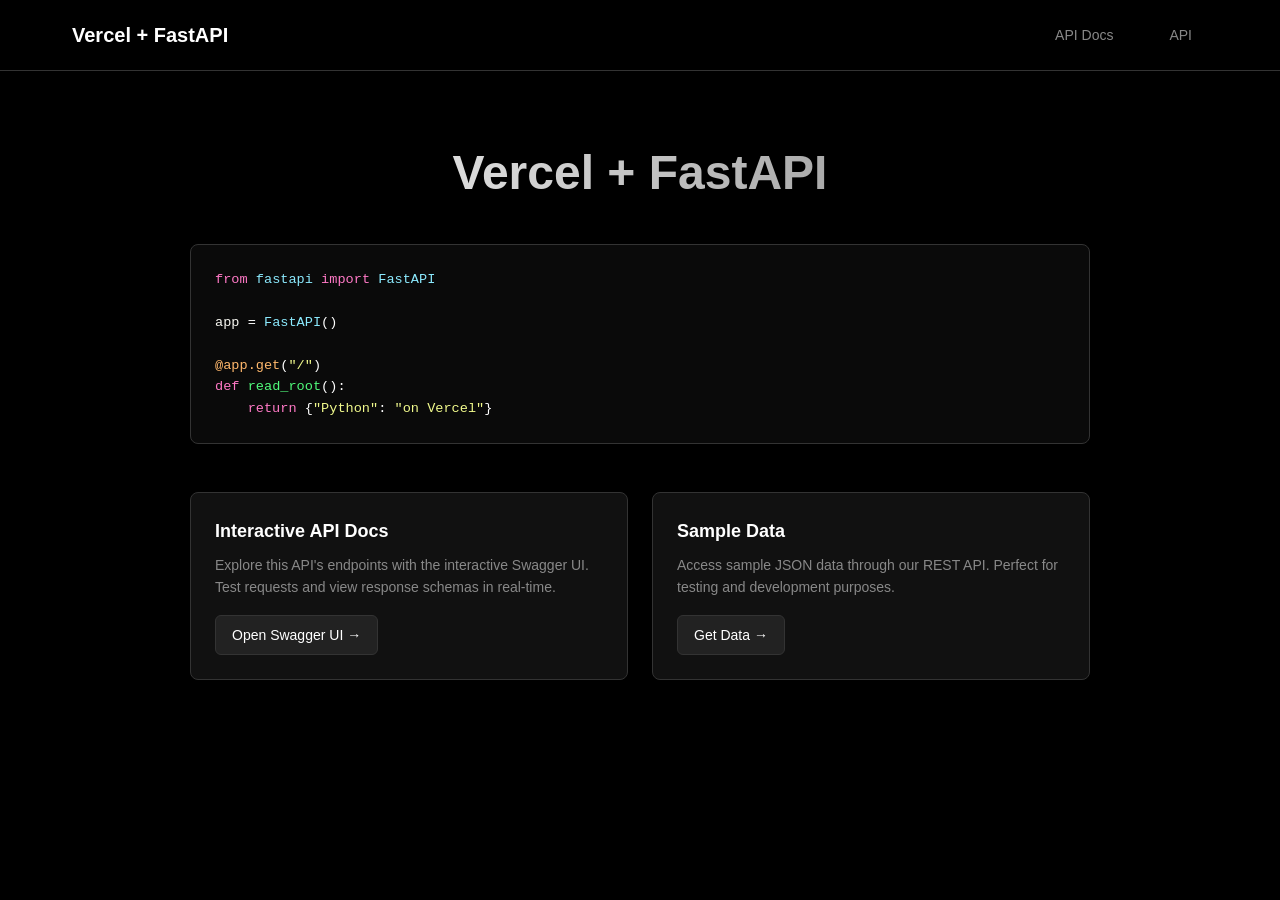
<file: templates/index.html>
<!DOCTYPE html>
<html lang="en">
<head>
    <meta charset="UTF-8">
    <meta name="viewport" content="width=device-width, initial-scale=1.0">
    <title>Vercel + FastAPI</title>
    <link rel="icon" type="image/x-icon" href="/favicon.ico">
    <style>
        * {
            margin: 0;
            padding: 0;
            box-sizing: border-box;
        }
        
        body {
            font-family: -apple-system, BlinkMacSystemFont, 'Segoe UI', 'Roboto', 'Oxygen', 'Ubuntu', 'Cantarell', sans-serif;
            background-color: #000000;
            color: #ffffff;
            line-height: 1.6;
            min-height: 100vh;
            display: flex;
            flex-direction: column;
        }
        
        header {
            border-bottom: 1px solid #333333;
            padding: 0;
        }
        
        nav {
            max-width: 1200px;
            margin: 0 auto;
            display: flex;
            align-items: center;
            padding: 1rem 2rem;
            gap: 2rem;
        }
        
        .logo {
            font-size: 1.25rem;
            font-weight: 600;
            color: #ffffff;
            text-decoration: none;
        }
        
        .nav-links {
            display: flex;
            gap: 1.5rem;
            margin-left: auto;
        }
        
        .nav-links a {
            text-decoration: none;
            color: #888888;
            padding: 0.5rem 1rem;
            border-radius: 6px;
            transition: all 0.2s ease;
            font-size: 0.875rem;
            font-weight: 500;
        }
        
        .nav-links a:hover {
            color: #ffffff;
            background-color: #111111;
        }
        
        main {
            flex: 1;
            max-width: 1200px;
            margin: 0 auto;
            padding: 4rem 2rem;
            display: flex;
            flex-direction: column;
            align-items: center;
            text-align: center;
        }
        
        .hero {
            margin-bottom: 3rem;
        }
        
        .hero-code {
            margin-top: 2rem;
            width: 100%;
            max-width: 900px;
            display: grid;
            grid-template-columns: repeat(auto-fit, minmax(300px, 1fr));
        }
        
        .hero-code pre {
            background-color: #0a0a0a;
            border: 1px solid #333333;
            border-radius: 8px;
            padding: 1.5rem;
            text-align: left;
            grid-column: 1 / -1;
        }
        
        h1 {
            font-size: 3rem;
            font-weight: 700;
            margin-bottom: 1rem;
            background: linear-gradient(to right, #ffffff, #888888);
            -webkit-background-clip: text;
            -webkit-text-fill-color: transparent;
            background-clip: text;
        }
        
        .subtitle {
            font-size: 1.25rem;
            color: #888888;
            margin-bottom: 2rem;
            max-width: 600px;
        }
        
        .cards {
            display: grid;
            grid-template-columns: repeat(auto-fit, minmax(300px, 1fr));
            gap: 1.5rem;
            width: 100%;
            max-width: 900px;
        }
        
        .card {
            background-color: #111111;
            border: 1px solid #333333;
            border-radius: 8px;
            padding: 1.5rem;
            transition: all 0.2s ease;
            text-align: left;
        }
        
        .card:hover {
            border-color: #555555;
            transform: translateY(-2px);
        }
        
        .card h3 {
            font-size: 1.125rem;
            font-weight: 600;
            margin-bottom: 0.5rem;
            color: #ffffff;
        }
        
        .card p {
            color: #888888;
            font-size: 0.875rem;
            margin-bottom: 1rem;
        }
        
        .card a {
            display: inline-flex;
            align-items: center;
            color: #ffffff;
            text-decoration: none;
            font-size: 0.875rem;
            font-weight: 500;
            padding: 0.5rem 1rem;
            background-color: #222222;
            border-radius: 6px;
            border: 1px solid #333333;
            transition: all 0.2s ease;
        }
        
        .card a:hover {
            background-color: #333333;
            border-color: #555555;
        }
        
        .status-badge {
            display: inline-flex;
            align-items: center;
            gap: 0.5rem;
            background-color: #0070f3;
            color: #ffffff;
            padding: 0.25rem 0.75rem;
            border-radius: 20px;
            font-size: 0.75rem;
            font-weight: 500;
            margin-bottom: 2rem;
        }
        
        .status-dot {
            width: 6px;
            height: 6px;
            background-color: #00ff88;
            border-radius: 50%;
        }
        
        pre {
            background-color: #0a0a0a;
            border: 1px solid #333333;
            border-radius: 6px;
            padding: 1rem;
            overflow-x: auto;
            margin: 0;
        }
        
        code {
            font-family: 'SF Mono', Monaco, 'Cascadia Code', 'Roboto Mono', Consolas, 'Courier New', monospace;
            font-size: 0.85rem;
            line-height: 1.5;
            color: #ffffff;
        }
        
        /* Syntax highlighting */
        .keyword {
            color: #ff79c6;
        }
        
        .string {
            color: #f1fa8c;
        }
        
        .function {
            color: #50fa7b;
        }
        
        .class {
            color: #8be9fd;
        }
        
        .module {
            color: #8be9fd;
        }
        
        .variable {
            color: #f8f8f2;
        }
        
        .decorator {
            color: #ffb86c;
        }
        
        @media (max-width: 768px) {
            nav {
                padding: 1rem;
                flex-direction: column;
                gap: 1rem;
            }
            
            .nav-links {
                margin-left: 0;
            }
            
            main {
                padding: 2rem 1rem;
            }
            
            h1 {
                font-size: 2rem;
            }
            
            .hero-code {
                grid-template-columns: 1fr;
            }
            
            .cards {
                grid-template-columns: 1fr;
            }
        }
    </style>
</head>
<body>
    <header>
        <nav>
            <a href="/" class="logo">Vercel + FastAPI</a>
            <div class="nav-links">
                <a href="/docs">API Docs</a>
                <a href="/api/data">API</a>
            </div>
        </nav>
    </header>
    <main>
        <div class="hero">
            <h1>Vercel + FastAPI</h1>
            <div class="hero-code">
                <pre><code><span class="keyword">from</span> <span class="module">fastapi</span> <span class="keyword">import</span> <span class="class">FastAPI</span>

<span class="variable">app</span> = <span class="class">FastAPI</span>()

<span class="decorator">@app.get</span>(<span class="string">"/"</span>)
<span class="keyword">def</span> <span class="function">read_root</span>():
    <span class="keyword">return</span> {<span class="string">"Python"</span>: <span class="string">"on Vercel"</span>}</code></pre>
            </div>
        </div>
        
        <div class="cards">
            <div class="card">
                <h3>Interactive API Docs</h3>
                <p>Explore this API's endpoints with the interactive Swagger UI. Test requests and view response schemas in real-time.</p>
                <a href="/docs">Open Swagger UI →</a>
            </div>
            
            <div class="card">
                <h3>Sample Data</h3>
                <p>Access sample JSON data through our REST API. Perfect for testing and development purposes.</p>
                <a href="/api/data">Get Data →</a>
            </div>
            
        </div>
    </main>
</body>
</html>
</file>
